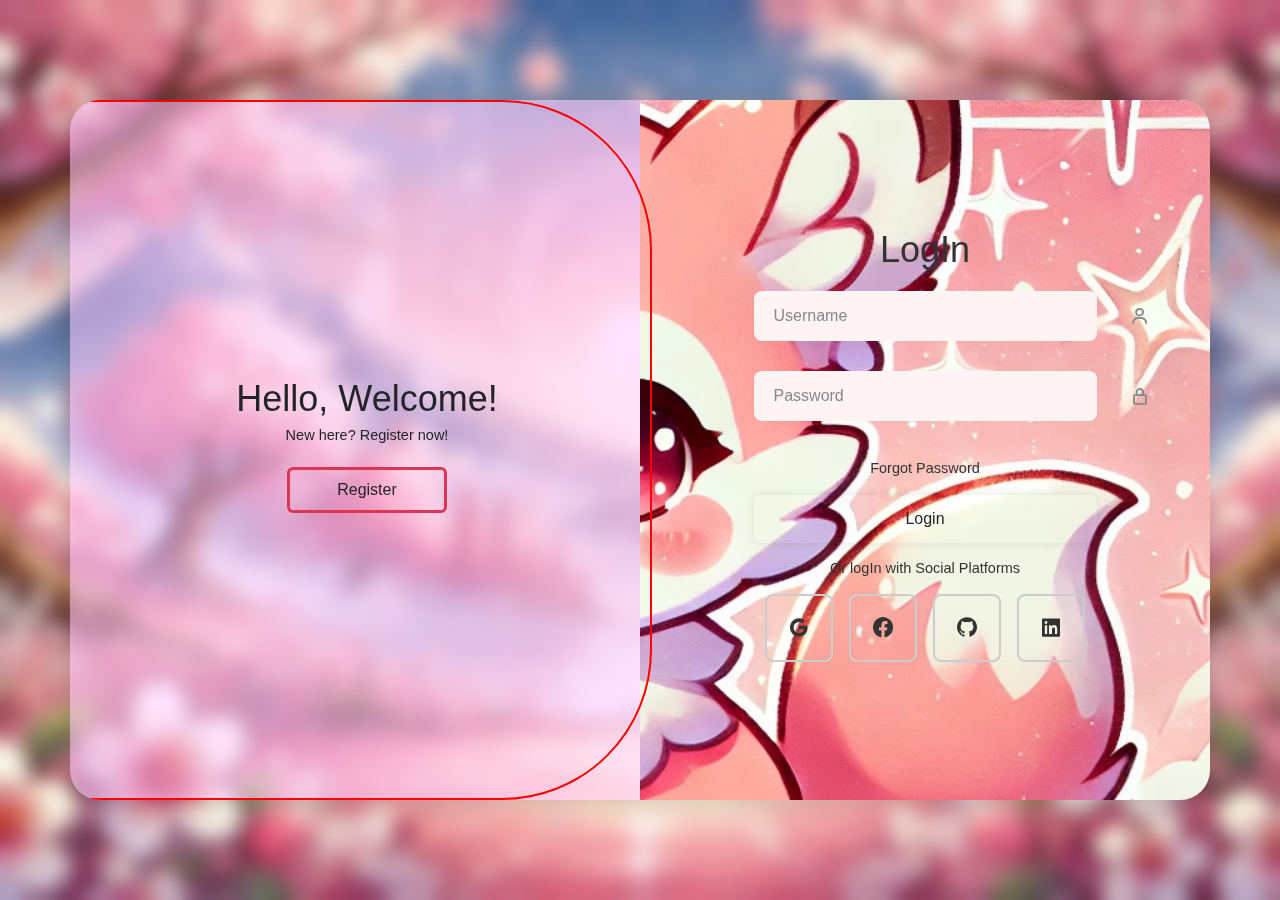
<file: project_folder/login.html>
<!DOCTYPE html>
<html lang="en">

<head>
  <meta charset="UTF-8">
  <meta name="viewport" content="width=device-width, initial-scale=1.0">
  <title>Log In</title>

  <link rel="stylesheet" href="assets/css/styleLogin.css">
  <link rel="stylesheet" href="bootstrap/css/bootstrap.min.css">
  <script src="bootstrap/js/bootstrap.bundle.min.js"></script>
  <link href='https://unpkg.com/boxicons@2.1.4/css/boxicons.min.css' rel='stylesheet'>

</head>

<body>
  <div class="container">
    <div class="form-box login">
      <form action="">
        <h1>LogIn</h1>
        <div class="input-box">
          <i class='bx bx-user'></i>
          <input type="text" id="login-username" placeholder="Username" required>
        </div>
        <div class="input-box">
          <i class='bx bx-lock-alt'></i>
          <input type="password" id="login-password" placeholder="Password" required>
        </div>
        <div>
          <p id="infotext-login" style="color: red; font-size: 20px; font-weight: 500; margin: 0; padding-bottom: 20px;"></p>
        </div>
        <div class="forgot-link">
          <a href="#">Forgot Password</a>
        </div>
        <button type="button" id="loginbtn" class="btn">Login</button>
        <p>Or logIn with Social Platforms</p>
        <div class="social-icons">
          <a href="#"><i class='bx bxl-google'></i></a>
          <a href="#"><i class='bx bxl-facebook-circle'></i></a>
          <a href="#"><i class='bx bxl-github'></i></a>
          <a href="#"><i class='bx bxl-linkedin-square'></i></a>
        </div>
      </form>
    </div>

    <div class="form-box register">
      <form action="">
        <h1>Registration</h1>
        <div class="input-box">
          <i class='bx bx-user'></i>
          <input type="text" id="name" placeholder="Name" required>
        </div>
        <div class="input-box">
          <i class='bx bx-user'></i>
          <input type="text" id="username" placeholder="Username" required>
        </div>
        <div class="input-box">
          <i class='bx bx-envelope'></i>
          <input type="email" id="email" placeholder="Email" required>
        </div>
        <div class="input-box">
          <i class='bx bx-lock-alt'></i>
          <input type="password" id="password" placeholder="Password" required>
        </div>
        <div class="input-box">
          <i class='bx bx-lock-alt'></i>
          <input type="password" id="confirm-password" placeholder="Confirm Password" required>
        </div>
        <div>
          <p id="infotext-reg" style="color: red; font-size: 20px; font-weight: 500; margin: 0; padding-bottom: 20px;"></p>
        </div>
        <button type="button" id="regbtn" class="btn">Register</button>
        <p>Or register with Social Platforms</p>
        <div class="social-icons">
          <a href="#"><i class='bx bxl-google'></i></a>
          <a href="#"><i class='bx bxl-facebook-circle'></i></a>
          <a href="#"><i class='bx bxl-github'></i></a>
          <a href="#"><i class='bx bxl-linkedin-square'></i></a>
        </div>
      </form>
    </div>
    <div class="toggle-box">
      <div class="toggle-panel toggle-left">
        <h1>Hello, Welcome!</h1>
        <p>New here? Register now!</p>
        <button class="btn register-btn">Register</button>
      </div>
      <div class="toggle-panel toggle-right">
        <h1>Welcome Back!</h1>
        <p>Already have an Account?</p>
        <button class="btn login-btn">LogIn</button>
      </div>
    </div>
  </div>
  <script src="assets/js/login.js"></script>
  <script src="assets/js/auth.js"></script>
  <script>
    redirectIfLoggedIn();
  </script>
</body>

</html>
</file>
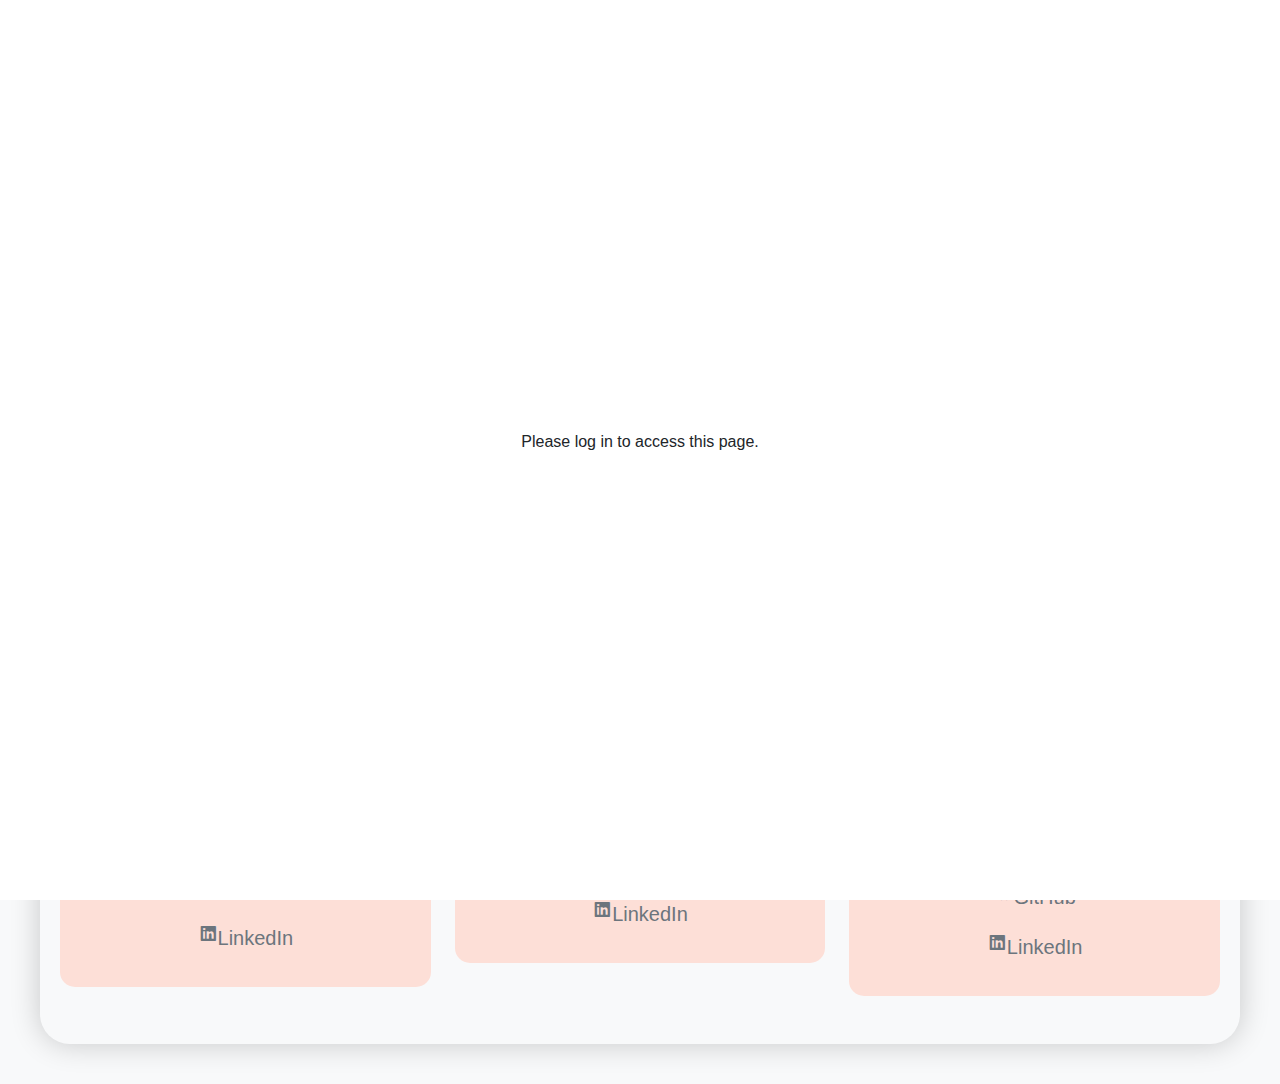
<file: project_folder/profile.html>
<!DOCTYPE html>
<html lang="en">

<head>
  <meta charset="UTF-8">
  <meta name="viewport" content="width=device-width, initial-scale=1.0">
  <title>Team Profiles</title>
  <link rel="stylesheet" href="bootstrap/css/bootstrap.min.css">
  <link rel="stylesheet" href="assets/css/styleProfile.css">
  <link href='https://unpkg.com/boxicons@2.1.4/css/boxicons.min.css' rel='stylesheet'>
</head>

<body class="bg-light-gray">
  <div id="auth-overlay"
    style="position: fixed; top: 0; left: 0; width: 100%; height: 100%; background: white; z-index: 9999; opacity: 1; transition: opacity 1s ease-in-out;">
    <div id="auth-message"
      style="display: none; text-align: center; position: absolute; top: 50%; left: 50%; transform: translate(-50%, -50%);">
      <p>Please log in to access this page.</p>
    </div>
  </div>
  <nav class="navbar navbar-expand-lg navbar-custom">
    <div class="container">
      <a class="navbar-brand" href="#">
        <img src="assets/img/UMbanner.jpg" alt="UM Logo" width=150 height=70>
        <p>University of Mindanao</p>
      </a>
      <button class="navbar-toggler" type="button" data-bs-toggle="collapse" data-bs-target="#navbarNav">
        <span class="navbar-toggler-icon"></span>
      </button>
      <div class="collapse navbar-collapse" id="navbarNav">
        <ul class="navbar-nav ms-auto">
          <li class="nav-item">
            <a class="nav-link" href="index.html">Home</a>
          </li>
          <li class="nav-item">
            <a class="nav-link active" href="profile.html">Profile</a>
          </li>
          <li class="nav-item">
            <a class="nav-link" href="contact.html">Contact</a>
          </li>
          <li class="nav-item">
            <a class="nav-link" href="settings.html">Settings</a>
          </li>
          <li class="nav-item">
            <a class="nav-link" id="logout-button" href="#">Logout</a>
          </li>
        </ul>
      </div>
    </div>
  </nav>

  <div class="container py-5">
    <h1 class="text-center fw-bolder mb-5"><i class='bx bx-cog'
        style="font-size: 50px; font-weight:semibold; margin: 0 10px;"></i>The Code Synergist<i
        class='bx bx-expand-horizontal' style="font-size: 50px; font-weight:bold; margin: 0 10px;"></i></h1>

    <div class="row g-4">
      <div class="col-md-4">
        <div class="card profile-card">
          <div class="card-body text-center p-4">
            <img src="assets/img/alexa.jpg" class="profile-image mb-4" alt="Alexandra">
            <h3 class="card-title mb-2">Alexandra Marie M. Apas</h3>
            <p class="text-muted fw-bolder mb-3">UX Designer</p>
            <p class="card-text mb-4">
              Creative UX designer with a passion for user-centered design, innovative digital experiences.
              Expert in Figma and Adobe Creative Suite. Advocates for accessible design practices.
            </p>
            <div class="social-links">
              <a href="#"><i class='bx bxl-stack-overflow'></i>StackOverflow</a>
              <a href="#"><i class='bx bxl-github'></i>GitHub</a>
              <a href="#"><i class='bx bxl-linkedin-square'></i> LinkedIn</a>
            </div>
          </div>
        </div>
      </div>

      <div class="col-md-4">
        <div class="card profile-card">
          <div class="card-body text-center p-4">
            <img src="assets/img/tonio.jpg" class="profile-image mb-4" alt="Antonio">
            <h3 class="card-title mb-2">Antonio Jr. S. Del Rosario</h3>
            <p class="text-muted fw-bolder mb-3">Lead Developer</p>
            <p class="card-text mb-4">
              Experienced lead developer with expertise in full-stack development.
              Specializes in React, Node.js, and cloud architecture. Over 8 years of industry experience.
            </p>
            <div class="social-links">
              <a href="#"><i class='bx bxl-stack-overflow'></i>StackOverflow</a>
              <a href="#"><i class='bx bxl-github'></i>GitHub</a>
              <a href="#"><i class='bx bxl-linkedin-square'></i> LinkedIn</a>
            </div>
          </div>
        </div>
      </div>

      <div class="col-md-4">
        <div class="card profile-card">
          <div class="card-body text-center p-4">
            <img src="assets/img/Llander.jpg" class="profile-image mb-4" alt="Llander">
            <h3 class="card-title mb-2">Christopher Llander L. Villacino</h3>
            <p class="text-muted fw-bolder mb-3">Backend Engineer</p>
            <p class="card-text mb-4">
              Backend specialist focused on scalable architecture and database optimization.
              Expert in Python, SQL, and AWS. Strong background in system design.
            </p>
            <div class="social-links">
              <a href="#"><i class='bx bxl-stack-overflow'></i>StackOverflow</a>
              <a href="#"><i class='bx bxl-github'></i>GitHub</a>
              <a href="#"><i class='bx bxl-linkedin-square'></i> LinkedIn</a>
            </div>
          </div>
        </div>
      </div>
    </div>
  </div>

  <script src="bootstrap/js/bootstrap.bundle.min.js"></script>
  <script src="assets/js/auth.js"></script>
  <script>
    protectPage();
    document.getElementById('logout-button').addEventListener('click', logout);
  </script>
</body>

</html>
</file>
<file: project_folder/assets/css/styleLogin.css>
* {
  margin: 0;
  padding: 0;
  box-sizing: border-box;
  font-family: 'Poppins', sans-serif;
}

body {
  background: url("../img/bg1.jpg") no-repeat center center fixed transparent;
  backdrop-filter: blur(10px);
  background-size: cover;
  display: flex;
  justify-content: center;
  align-items: center;
  min-height: 100vh;
  /* background: linear-gradient(90deg, #e2e2e2, #c9d6ff); */
}

.container {
  position: relative;
  width: 800px;
  height: 700px;
  background: #ffc9ff85;
  border-radius: 30px;
  box-shadow: 0 0 30px rgba(0, 0, 0, .2);
  margin: 20px;
  overflow: hidden;
  backdrop-filter: blur(10px);
}

.form-box {
  position: absolute;
  right: 0;
  width: 50%;
  height: 100%;
  background: #ffeefd;
  display: flex;
  align-items: center;
  color: #333;
  text-align: center;
  z-index: 1;
  transition: .6s ease-in-out 1.2s, visibility 0s 1s;
}

.container.active .form-box {
  right: 50%;
}

.form-box.login {
  background: url(../img/regiter.jpg) no-repeat center center fixed transparent;
  background-size: cover;
  backdrop-filter: blur(50px);
}

.form-box.register {
  background: url(../img/login.jpg) no-repeat center center fixed transparent;
  background-size: cover;
  backdrop-filter: blur(50px);
  visibility: hidden;
}

.container.active .form-box.register {
  visibility: visible;
}

form {
  width: 100%;
  padding: 40px;
}

.container h1 {
  font-size: 36px;
  margin: -10px 0;
}


.input-box {
  position: relative;
  margin: 30px 0;
}

.input-box input {
  width: 70%;
  padding: 13px 50px 13px 20px;
  background: #fff4f4;
  border-radius: 8px;
  border: none;
  outline: none;
  font-size: 16px;
  color: #333;
  font-weight: 500;
}

.input-box input::placeholder {

  color: #888;
  font-weight: 400;
}

.input-box i {
  position: absolute;
  right: 20px;
  top: 50%;
  transform: translateY(-50%);
  font-size: 20px;
  color: #888;
}

.forgot-link {
  margin: -15px 0 15px;
}

.forgot-link a {
  font-size: 14.5px;
  color: #333;
  text-decoration: none;
}

.btn {
  width: 70%;
  height: 48px;
  border-radius: 8px;
  box-shadow: 0 0 10px rgba(0, 0, 0, .1);
  border: none;
  font-size: 16px;
  color: #fff;
  font-weight: 600;
}

.container p {
  font-size: 14.5px;
  margin: 15px 0;
}

.social-icons {
  display: flex;
  justify-content: center;
}

.social-icons a {
  display: inline-flex;
  padding: 20px;
  border: 2px solid #ccc;
  border-radius: 8px;
  font-size: 24px;
  color: #333;
  text-decoration: none;
  margin: 0 8px;
}

.toggle-box {
  position: absolute;
  width: 100%;
  height: 100%;
}

.toggle-box::before {
  content: "";
  position: absolute;
  left: -250%;
  width: 300%;
  height: 100%;
  border: 2px solid red;
  border-radius: 150px;
  z-index: 2;
  transition: 1.8s ease-in-out;
}

.container.active .toggle-box::before {
  left: 50%;
  backdrop-filter: blur(100px);
}

.toggle-panel {
  position: absolute;
  width: 50%;
  height: 100%;
  display: flex;
  flex-direction: column;
  justify-content: center;
  align-items: center;
  z-index: 2;
  transition: .6s ease-in-out;
}


.toggle-panel.toggle-left {
  left: 0;
  transition-delay: 1.2s;
}

.container.active .toggle-panel.toggle-left {
  left: -50%;
  transition-delay: .6s;
}

.toggle-panel.toggle-right {
  right: -50%;
  transition-delay: .6s;
  
}

.container.active .toggle-panel.toggle-right {
  right: 0;
  transition-delay: 1.2s;
}

.container:is(.active){
  .form-box.login {
    visibility: hidden;
  }
}

.toggle-panel p {
  margin-bottom: 20px;
}

.toggle-panel .btn {
  width: 160px;
  height: 46px;
  background: transparent;
  border: 3px solid #db3755;
  box-shadow: none;
}

.toggle-panel .btn:hover {
  background: #db3755;
  color: #fff
}

@media screen and (max-width: 650px) {
  .container {
    height: calc(100vh - 40px);
  }

  .form-box {
    bottom: 0;
    width: 100%;
    height: 70%;
  }

  .container.active.form-box {
    right: 0;
    bottom: 30%;
  }

  .toggle-box::before {
    left: 0;
    top: -270%;
    width: 300%;
    height: 300%;
  }

  .container.active .toggle-box::before {
    top: 70%;
  }

  .toggle-panel {
    width: 100%;
    height: 30%;
  }

  .toggle-panel.toggle-left {
    top: 0;
  }

  .container.active .toggle-panel.toggle-left {
    left: 0;
    top: -30%;
  }

  .toggle-panel.toggle-right {
    right: 0;
    bottom: -30%;
  }

  .container.active .toggle-panel.toggle-right {
    bottom: 0;
  }
}
</file>
<file: project_folder/assets/css/styleProfile.css>
/* PROFILE */
* {
  margin: 0;
  padding: 0;
  box-sizing: border-box;
  font-family: 'Poppins', sans-serif;
}

body {
  background: url("../img/bg1.jpg") no-repeat center center fixed transparent;
  background-size: cover;
}

.navbar .container {
  background-color: #ff95fab0;
  position: relative;
  max-width: 1200px;
  border-radius: 30px;
  box-shadow: 0 0 30px rgba(0, 0, 0, .2);
  margin: 20px auto;
  padding: 10px;
}

.navbar-custom .navbar-brand,
.navbar-custom .nav-link {
  color: white;
}

.navbar-brand {
  display: flex;
  float: left;
  align-items: center;
  column-gap: 20px;
  margin: 0px;
  padding: 0px;

  img {
    border-radius: 20px;
  }
  p {
    margin-bottom: 0px;
  }
}

.container {
  position: relative;
  max-width: 1200px;
  border-radius: 30px;
  box-shadow: 0 0 30px rgba(0, 0, 0, .2);
  margin: 40px auto;
  padding: 20px;
}

.profile-card {
  background: #fddfd7;
  transition: transform 0.3s ease, box-shadow 0.3s ease;
  border: none;
  border-radius: 15px;
}

.profile-card:hover {
  transform: translateY(-10px);
  box-shadow: 0 10px 30px rgba(241, 175, 177, 0.8);
}

.profile-image {
  width: 200px;
  height: 200px;
  object-fit: cover;
  border-radius: 50%;
  margin: 0 auto;
  border: 5px solid #f1afb1;
}

.social-links a {
  display: flex;
  justify-content: center;
  padding: 10px;
  color: #6c757d;
  margin: 0 10px;
  font-size: 20px;
  text-decoration: none;
  transition: color 0.3s ease;
  font-weight: semi-bold;
}

.social-links a:hover {
  color: #f1afb1;
}

.bg-light-gray {
  background-color: #f8f9fa;
}

/* PROFILE */
</file>
